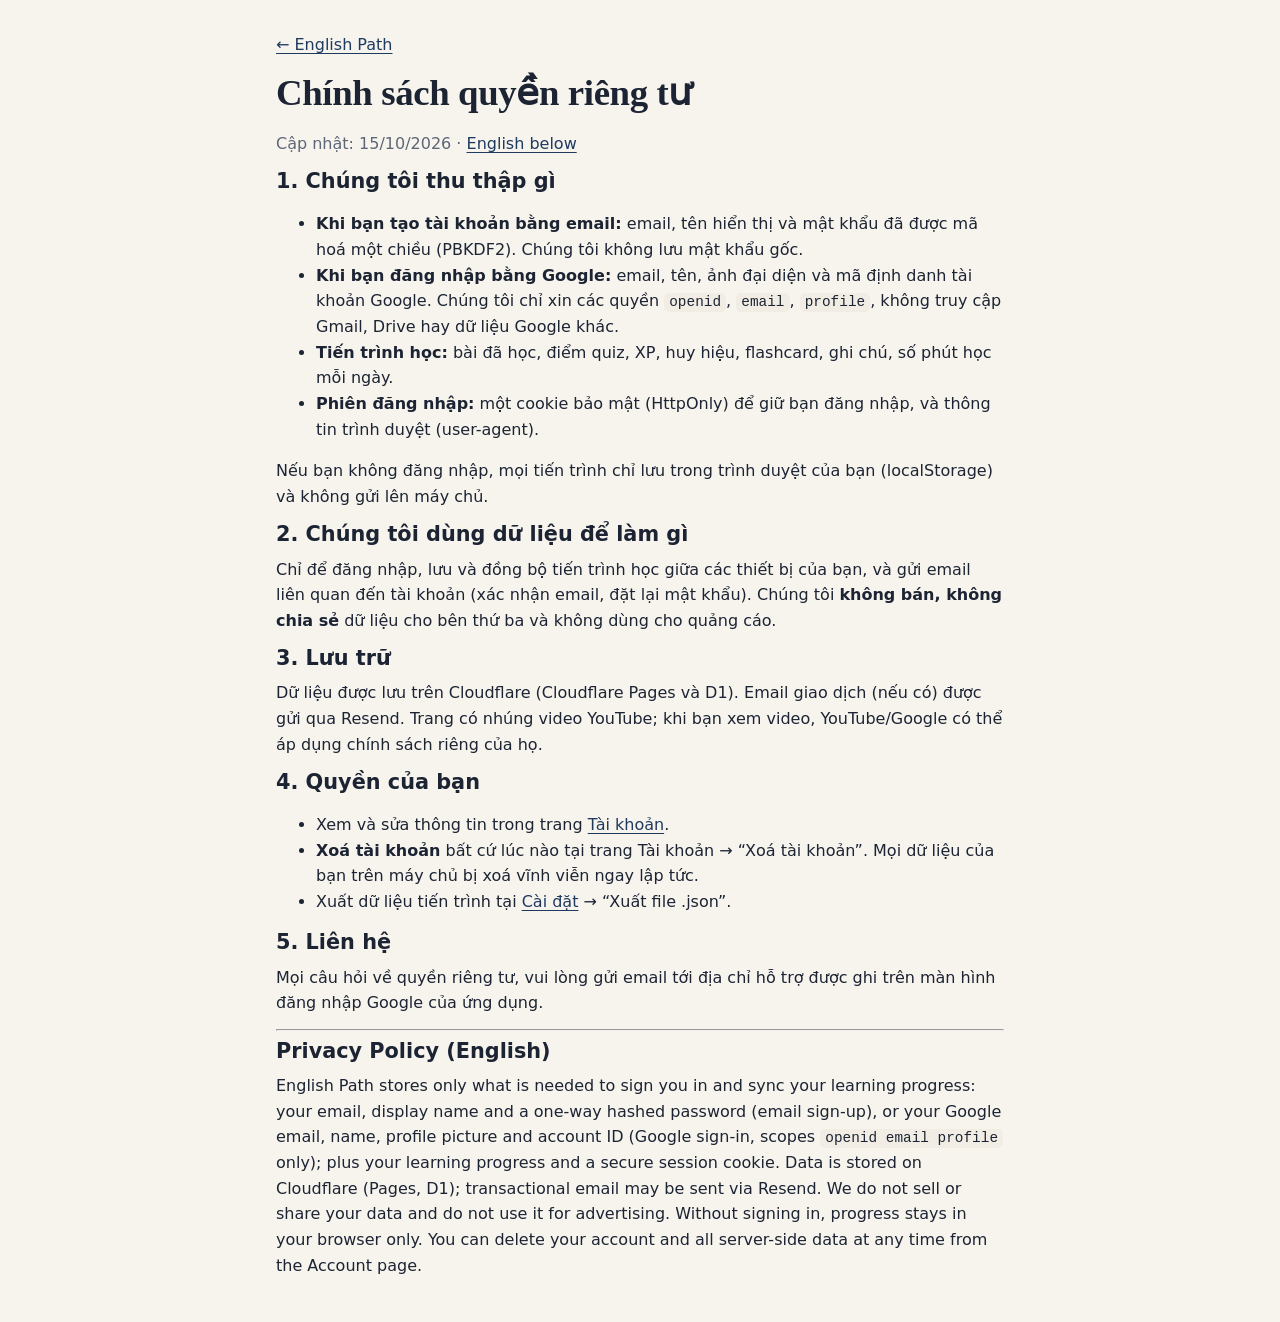
<file: privacy.html>
<!doctype html>
<html lang="vi">
<head>
<meta charset="utf-8"><meta name="viewport" content="width=device-width, initial-scale=1">
<title>Chính sách quyền riêng tư · English Path</title>
<link rel="stylesheet" href="/css/style.css">
</head>
<body>
<main style="max-width:760px;margin:0 auto;padding:2rem 16px">
<p><a href="/">← English Path</a></p>
<h1>Chính sách quyền riêng tư</h1>
<p class="muted">Cập nhật: 15/10/2026 · <a href="#en">English below</a></p>

<h2>1. Chúng tôi thu thập gì</h2>
<ul>
  <li><strong>Khi bạn tạo tài khoản bằng email:</strong> email, tên hiển thị và mật khẩu đã được mã hoá một chiều (PBKDF2). Chúng tôi không lưu mật khẩu gốc.</li>
  <li><strong>Khi bạn đăng nhập bằng Google:</strong> email, tên, ảnh đại diện và mã định danh tài khoản Google. Chúng tôi chỉ xin các quyền <code>openid</code>, <code>email</code>, <code>profile</code>, không truy cập Gmail, Drive hay dữ liệu Google khác.</li>
  <li><strong>Tiến trình học:</strong> bài đã học, điểm quiz, XP, huy hiệu, flashcard, ghi chú, số phút học mỗi ngày.</li>
  <li><strong>Phiên đăng nhập:</strong> một cookie bảo mật (HttpOnly) để giữ bạn đăng nhập, và thông tin trình duyệt (user-agent).</li>
</ul>
<p>Nếu bạn không đăng nhập, mọi tiến trình chỉ lưu trong trình duyệt của bạn (localStorage) và không gửi lên máy chủ.</p>

<h2>2. Chúng tôi dùng dữ liệu để làm gì</h2>
<p>Chỉ để đăng nhập, lưu và đồng bộ tiến trình học giữa các thiết bị của bạn, và gửi email liên quan đến tài khoản (xác nhận email, đặt lại mật khẩu). Chúng tôi <strong>không bán, không chia sẻ</strong> dữ liệu cho bên thứ ba và không dùng cho quảng cáo.</p>

<h2>3. Lưu trữ</h2>
<p>Dữ liệu được lưu trên Cloudflare (Cloudflare Pages và D1). Email giao dịch (nếu có) được gửi qua Resend. Trang có nhúng video YouTube; khi bạn xem video, YouTube/Google có thể áp dụng chính sách riêng của họ.</p>

<h2>4. Quyền của bạn</h2>
<ul>
  <li>Xem và sửa thông tin trong trang <a href="/#/account">Tài khoản</a>.</li>
  <li><strong>Xoá tài khoản</strong> bất cứ lúc nào tại trang Tài khoản → “Xoá tài khoản”. Mọi dữ liệu của bạn trên máy chủ bị xoá vĩnh viễn ngay lập tức.</li>
  <li>Xuất dữ liệu tiến trình tại <a href="/#/settings">Cài đặt</a> → “Xuất file .json”.</li>
</ul>

<h2>5. Liên hệ</h2>
<p>Mọi câu hỏi về quyền riêng tư, vui lòng gửi email tới địa chỉ hỗ trợ được ghi trên màn hình đăng nhập Google của ứng dụng.</p>

<hr>
<h2 id="en">Privacy Policy (English)</h2>
<p>English Path stores only what is needed to sign you in and sync your learning progress: your email, display name and a one-way hashed password (email sign-up), or your Google email, name, profile picture and account ID (Google sign-in, scopes <code>openid email profile</code> only); plus your learning progress and a secure session cookie. Data is stored on Cloudflare (Pages, D1); transactional email may be sent via Resend. We do not sell or share your data and do not use it for advertising. Without signing in, progress stays in your browser only. You can delete your account and all server-side data at any time from the Account page.</p>
</main>
</body>
</html>
</file>
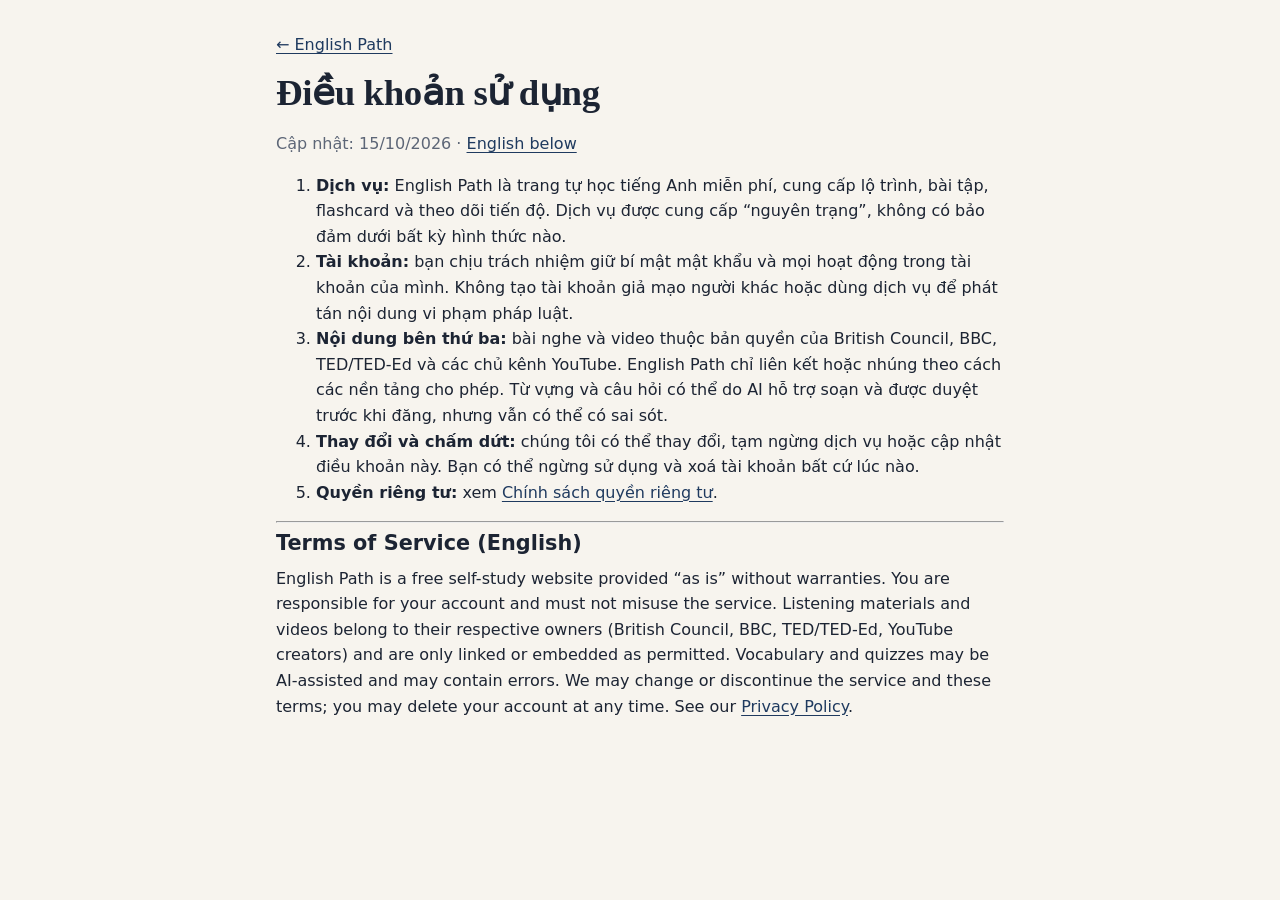
<file: terms.html>
<!doctype html>
<html lang="vi">
<head>
<meta charset="utf-8"><meta name="viewport" content="width=device-width, initial-scale=1">
<title>Điều khoản sử dụng · English Path</title>
<link rel="stylesheet" href="/css/style.css">
</head>
<body>
<main style="max-width:760px;margin:0 auto;padding:2rem 16px">
<p><a href="/">← English Path</a></p>
<h1>Điều khoản sử dụng</h1>
<p class="muted">Cập nhật: 15/10/2026 · <a href="#en">English below</a></p>

<ol>
  <li><strong>Dịch vụ:</strong> English Path là trang tự học tiếng Anh miễn phí, cung cấp lộ trình, bài tập, flashcard và theo dõi tiến độ. Dịch vụ được cung cấp “nguyên trạng”, không có bảo đảm dưới bất kỳ hình thức nào.</li>
  <li><strong>Tài khoản:</strong> bạn chịu trách nhiệm giữ bí mật mật khẩu và mọi hoạt động trong tài khoản của mình. Không tạo tài khoản giả mạo người khác hoặc dùng dịch vụ để phát tán nội dung vi phạm pháp luật.</li>
  <li><strong>Nội dung bên thứ ba:</strong> bài nghe và video thuộc bản quyền của British Council, BBC, TED/TED-Ed và các chủ kênh YouTube. English Path chỉ liên kết hoặc nhúng theo cách các nền tảng cho phép. Từ vựng và câu hỏi có thể do AI hỗ trợ soạn và được duyệt trước khi đăng, nhưng vẫn có thể có sai sót.</li>
  <li><strong>Thay đổi và chấm dứt:</strong> chúng tôi có thể thay đổi, tạm ngừng dịch vụ hoặc cập nhật điều khoản này. Bạn có thể ngừng sử dụng và xoá tài khoản bất cứ lúc nào.</li>
  <li><strong>Quyền riêng tư:</strong> xem <a href="/privacy.html">Chính sách quyền riêng tư</a>.</li>
</ol>

<hr>
<h2 id="en">Terms of Service (English)</h2>
<p>English Path is a free self-study website provided “as is” without warranties. You are responsible for your account and must not misuse the service. Listening materials and videos belong to their respective owners (British Council, BBC, TED/TED-Ed, YouTube creators) and are only linked or embedded as permitted. Vocabulary and quizzes may be AI-assisted and may contain errors. We may change or discontinue the service and these terms; you may delete your account at any time. See our <a href="/privacy.html">Privacy Policy</a>.</p>
</main>
</body>
</html>
</file>
<file: css/style.css>
/* ==========================================================================
   English Path — giao diện
   ========================================================================== */
:root {
  --bg: #f7f4ee;
  --surface: #ffffff;
  --surface-2: #f1ede4;
  --ink: #1c2433;
  --muted: #5d6677;
  --line: #e4ded2;
  --accent: #1f3a5f;
  --accent-ink: #ffffff;
  --accent-soft: #e3eaf4;
  --gold: #f6c453;
  --ok: #2f9e6b;
  --ok-soft: #e2f4ea;
  --bad: #c2412d;
  --bad-soft: #fbe6e1;
  --track: #ece7dd;
  --shadow: 0 1px 2px rgba(28, 36, 51, .06), 0 6px 20px rgba(28, 36, 51, .06);

  --A1: #2f9e6b; --A2: #138a8f; --B1: #3366cc; --B2: #7b4fc9; --C1: #c25a1b; --C2: #b3264f;

  --radius: 14px;
  --font: "Be Vietnam Pro", system-ui, -apple-system, "Segoe UI", Roboto, sans-serif;
  --display: "Fraunces", Georgia, serif;
}

@media (prefers-color-scheme: dark) {
  :root:not([data-theme="light"]) {
    --bg: #11151c; --surface: #19202a; --surface-2: #212a36; --ink: #e8ebf1; --muted: #9aa4b5;
    --line: #2a3442; --accent: #8fb3e8; --accent-ink: #0d1520; --accent-soft: #1f2d42;
    --ok: #4cc28b; --ok-soft: #173326; --bad: #f07a65; --bad-soft: #3a1f1a; --track: #2a3340;
    --shadow: 0 1px 2px rgba(0,0,0,.3), 0 8px 24px rgba(0,0,0,.25);
    --A1: #4cc28b; --A2: #3cc0c4; --B1: #6f9cf0; --B2: #a685e8; --C1: #f0905a; --C2: #f0708f;
  }
}
:root[data-theme="dark"] {
  --bg: #11151c; --surface: #19202a; --surface-2: #212a36; --ink: #e8ebf1; --muted: #9aa4b5;
  --line: #2a3442; --accent: #8fb3e8; --accent-ink: #0d1520; --accent-soft: #1f2d42;
  --ok: #4cc28b; --ok-soft: #173326; --bad: #f07a65; --bad-soft: #3a1f1a; --track: #2a3340;
  --shadow: 0 1px 2px rgba(0,0,0,.3), 0 8px 24px rgba(0,0,0,.25);
  --A1: #4cc28b; --A2: #3cc0c4; --B1: #6f9cf0; --B2: #a685e8; --C1: #f0905a; --C2: #f0708f;
}

* { box-sizing: border-box; }
html { -webkit-text-size-adjust: 100%; }
body {
  margin: 0; background: var(--bg); color: var(--ink);
  font: 16px/1.6 var(--font);
  min-height: 100vh; display: flex; flex-direction: column;
}
a { color: var(--accent); text-underline-offset: 3px; }
h1, h2, h3 { line-height: 1.25; margin: 0 0 .4em; }
h1 { font-family: var(--display); font-size: clamp(1.6rem, 3.6vw, 2.3rem); letter-spacing: -.01em; }
h2 { font-size: 1.3rem; }
h3 { font-size: 1.05rem; }
p { margin: 0 0 .8em; }
code { background: var(--surface-2); padding: .1em .35em; border-radius: 5px; font-size: .9em; }
.muted { color: var(--muted); }
.small { font-size: .87rem; }
.center { text-align: center; }
.eyebrow { text-transform: uppercase; letter-spacing: .08em; font-size: .75rem; font-weight: 600; color: var(--muted); margin-bottom: .4em; }
.lead { font-size: 1.1rem; color: var(--muted); max-width: 60ch; }
.row { display: flex; gap: .75rem; align-items: center; flex-wrap: wrap; }
.row.between { justify-content: space-between; }
.row.center { justify-content: center; }
.row.gap-s { gap: .4rem; }
.wrap { flex-wrap: wrap; }

/* ---------------- top bar ---------------- */
.topbar {
  position: sticky; top: 0; z-index: 20;
  display: flex; align-items: center; gap: 1rem;
  padding: .65rem max(16px, calc((100vw - 1100px) / 2));
  background: color-mix(in srgb, var(--bg) 88%, transparent);
  backdrop-filter: blur(10px); border-bottom: 1px solid var(--line);
}
.brand { display: flex; align-items: center; gap: .55rem; text-decoration: none; color: var(--ink); font-weight: 500; font-size: 1.05rem; }
.brand b { font-weight: 700; }
.logo {
  width: 32px; height: 32px; border-radius: 9px; display: grid; place-items: center;
  background: #1f3a5f; color: var(--gold); font-family: var(--display); font-weight: 700; font-size: 1.15rem;
}
.nav { display: flex; gap: .2rem; margin-left: auto; }
.nav a {
  text-decoration: none; color: var(--muted); padding: .45rem .75rem; border-radius: 10px;
  font-size: .92rem; font-weight: 500; display: flex; align-items: center; gap: .35rem;
}
.nav a span { font-size: .95rem; }
.nav a:hover { background: var(--surface-2); color: var(--ink); }
.nav a.active { background: var(--accent-soft); color: var(--accent); }
.icon-btn { border: 1px solid var(--line); background: var(--surface); border-radius: 10px; width: 38px; height: 38px; cursor: pointer; font-size: 1rem; }

main { width: 100%; max-width: 1100px; margin: 0 auto; padding: 1.6rem 16px 3rem; flex: 1; outline: none; }
main > section, main > .card, main > .grid2, main > nav { margin-bottom: 1.25rem; }
.foot { text-align: center; color: var(--muted); font-size: .8rem; padding: 1.5rem 16px 2rem; border-top: 1px solid var(--line); }
.foot p { max-width: 70ch; margin: 0 auto; }

/* ---------------- building blocks ---------------- */
.card { background: var(--surface); border: 1px solid var(--line); border-radius: var(--radius); padding: 1.15rem 1.25rem; box-shadow: var(--shadow); margin-bottom: 1rem; }
.card-head { display: flex; justify-content: space-between; align-items: baseline; gap: 1rem; flex-wrap: wrap; margin-bottom: .6rem; }
.card-head h3 { margin: 0; }
.narrow { max-width: 720px; margin: 0 auto; }
.grid2 { display: grid; grid-template-columns: repeat(2, minmax(0, 1fr)); gap: 1rem; }
.grid2 > .card { margin: 0; }
.grid3 { display: grid; grid-template-columns: repeat(3, minmax(0, 1fr)); gap: 1rem; }
.grid3.tight { gap: .75rem; }

.btn {
  display: inline-flex; align-items: center; justify-content: center; gap: .4rem;
  padding: .6rem 1.05rem; border-radius: 11px; border: 1px solid transparent;
  font: 600 .95rem var(--font); cursor: pointer; text-decoration: none; transition: transform .08s, background .15s;
  background: var(--surface-2); color: var(--ink);
}
.btn:active { transform: translateY(1px); }
.btn:disabled { opacity: .45; cursor: not-allowed; }
.btn.primary { background: var(--accent); color: var(--accent-ink); }
.btn.primary:hover { filter: brightness(1.08); }
.btn.success { background: var(--ok); color: #fff; }
.btn.ghost { background: transparent; border-color: var(--line); color: var(--ink); }
.btn.ghost:hover { background: var(--surface-2); }
.btn.danger { color: var(--bad); }
.btn.lg { padding: .8rem 1.3rem; font-size: 1rem; }
.btn.sm { padding: .35rem .65rem; font-size: .85rem; border-radius: 9px; }
.linklike { background: none; border: 0; color: var(--accent); font: inherit; text-decoration: underline; cursor: pointer; padding: 0; }
.file-btn { cursor: pointer; }

.chip, .pill {
  display: inline-flex; align-items: center; gap: .25rem; padding: .15rem .55rem; border-radius: 999px;
  font-size: .78rem; font-weight: 500; background: var(--surface-2); color: var(--muted); white-space: nowrap;
}
.chip { background: var(--gold); color: #3b2a00; font-weight: 600; }
.pill.accent { background: var(--accent-soft); color: var(--accent); }

.lv-badge {
  display: inline-grid; place-items: center; min-width: 2.4em; padding: .1em .45em; border-radius: 8px;
  font-weight: 700; font-size: .95em; color: #fff; background: var(--c, var(--accent)); letter-spacing: .02em;
}
.lv-badge.sm { font-size: .75rem; border-radius: 6px; min-width: 2.2em; }
.lv-A1 { --c: var(--A1); } .lv-A2 { --c: var(--A2); } .lv-B1 { --c: var(--B1); } .lv-B2 { --c: var(--B2); } .lv-C1 { --c: var(--C1); }
:root[data-theme="dark"] .lv-badge { color: #0d1520; }
@media (prefers-color-scheme: dark) { :root:not([data-theme="light"]) .lv-badge { color: #0d1520; } }

.bar { display: block; height: 8px; border-radius: 99px; background: var(--track); overflow: hidden; flex: 1; }
.bar > span { display: block; height: 100%; border-radius: inherit; background: var(--c, var(--accent)); transition: width .4s; }
.progress { height: 6px; background: var(--track); border-radius: 99px; overflow: hidden; margin: .4rem 0 .6rem; }
.progress > span { display: block; height: 100%; background: var(--accent); transition: width .25s; }

/* ---------------- home ---------------- */
.hero { padding: 2.2rem 0 1rem; }
.hero h1 { font-size: clamp(2rem, 6vw, 3.2rem); max-width: 16ch; }
.hero .row { margin-top: 1.4rem; }
.feature .f-icon { font-size: 1.6rem; margin-bottom: .3rem; }
.feature { margin: 0; }

.home-head { display: flex; justify-content: space-between; align-items: center; gap: 1.5rem; }
.home-head h1 { display: flex; align-items: center; gap: .5rem; flex-wrap: wrap; }
.home-head h1 small { font: 500 1rem var(--font); color: var(--muted); }
.goal-ring {
  --size: 128px; width: var(--size); height: var(--size); flex: none; border-radius: 50%;
  background: conic-gradient(var(--ok) calc(var(--p) * 1%), var(--track) 0);
  display: grid; place-items: center;
}
.goal-ring > div {
  width: calc(var(--size) - 22px); height: calc(var(--size) - 22px); border-radius: 50%;
  background: var(--bg); display: flex; flex-direction: column; align-items: center; justify-content: center; line-height: 1.1;
}
.goal-ring strong { font-size: 1.9rem; font-family: var(--display); }
.goal-ring span { font-size: .8rem; color: var(--muted); }
.goal-ring em { font-style: normal; font-size: .72rem; color: var(--muted); text-transform: uppercase; letter-spacing: .06em; margin-top: .15rem; }

.next-card {
  display: block; text-decoration: none; color: var(--ink);
  background: linear-gradient(135deg, #1f3a5f, #2c5282); color: #fff;
  border-radius: 18px; padding: 1.4rem 1.5rem; box-shadow: var(--shadow); margin-bottom: 1.25rem;
}
.next-card h2 { font-family: var(--display); font-size: 1.6rem; margin: .5rem 0 .1rem; }
.next-card .muted { color: rgba(255,255,255,.75); }
.next-card .btn.primary { background: var(--gold); color: #2a1e00; margin-top: .4rem; }
.next-meta { display: flex; gap: .5rem; align-items: center; flex-wrap: wrap; font-size: .88rem; }
.next-card .lv-badge { color: #fff; }

.stat-row { display: grid; grid-template-columns: repeat(3, minmax(0, 1fr)); gap: 1rem; }
.stat-row.four { grid-template-columns: repeat(4, minmax(0, 1fr)); }
.tile { background: var(--surface); border: 1px solid var(--line); border-radius: var(--radius); padding: 1rem 1.1rem; display: flex; flex-direction: column; box-shadow: var(--shadow); }
.tile strong { font-family: var(--display); font-size: 1.7rem; line-height: 1.2; }
.tile .t-icon { font-size: 1.15rem; }
.tile .muted { font-size: .85rem; }

.lv-bars { display: grid; gap: .55rem; }
.lv-bar { display: grid; grid-template-columns: 3rem 1fr 3.5rem; align-items: center; gap: .75rem; text-decoration: none; color: inherit; padding: .2rem .3rem; border-radius: 8px; }
.lv-bar:hover { background: var(--surface-2); }
.lv-bar.current { background: var(--accent-soft); }
.lv-bar .small { text-align: right; }

/* ---------------- test ---------------- */
.q-card { padding: 1.6rem; }
.q-text { font-family: var(--display); font-size: 1.5rem; margin-bottom: 1.2rem; }
.blank { color: var(--accent); letter-spacing: .05em; }
.opts { display: grid; grid-template-columns: 1fr 1fr; gap: .6rem; }
.opt {
  text-align: left; padding: .85rem 1rem; border-radius: 12px; border: 1.5px solid var(--line);
  background: var(--surface); color: var(--ink); font: 500 1rem var(--font); cursor: pointer;
}
.opt:hover { border-color: var(--accent); background: var(--accent-soft); }
.opt.picked { border-color: var(--accent); background: var(--accent-soft); }
.opt.idk { grid-column: 1 / -1; text-align: center; color: var(--muted); border-style: dashed; }
.result-badge {
  width: 110px; height: 110px; margin: .5rem auto 1rem; border-radius: 28px; display: grid; place-items: center;
  font: 700 2.6rem var(--display); color: #fff; background: var(--c);
}
.tbl { width: 100%; border-collapse: collapse; }
.tbl th, .tbl td { padding: .5rem; border-bottom: 1px solid var(--line); text-align: left; }

/* ---------------- roadmap ---------------- */
.lv-tabs { display: grid; grid-template-columns: repeat(var(--nlv, 5), minmax(0, 1fr)); gap: .5rem; margin-bottom: 1.2rem; }
.lv-tab {
  position: relative; text-decoration: none; color: var(--ink); background: var(--surface);
  border: 1.5px solid var(--line); border-radius: 12px; padding: .6rem .7rem; display: flex; flex-direction: column; line-height: 1.25;
}
.lv-tab strong { font-family: var(--display); font-size: 1.3rem; color: var(--c); }
.lv-tab span { font-size: .78rem; color: var(--muted); }
.lv-tab em { position: absolute; top: .45rem; right: .5rem; font-style: normal; font-size: .68rem; background: var(--gold); color: #3b2a00; padding: 0 .4rem; border-radius: 99px; font-weight: 600; }
.lv-tab.active { border-color: var(--c); background: color-mix(in srgb, var(--c) 10%, var(--surface)); }
.roadmap-head { display: flex; justify-content: space-between; gap: 1.5rem; align-items: flex-end; flex-wrap: wrap; }
.mini-progress { display: grid; grid-template-columns: auto 160px; grid-template-rows: auto auto; column-gap: .75rem; align-items: center; }
.mini-progress strong { grid-row: span 2; font: 700 1.8rem var(--display); }
.chips { display: flex; gap: .4rem; flex-wrap: wrap; margin: .8rem 0 1rem; }
.chip-btn { border: 1px solid var(--line); background: var(--surface); color: var(--ink); padding: .35rem .8rem; border-radius: 99px; font: 500 .88rem var(--font); cursor: pointer; }
.chip-btn.active { background: var(--ink); color: var(--bg); border-color: var(--ink); }

.lesson-list { list-style: none; padding: 0; margin: 0; display: grid; gap: .55rem; }
.lesson-row {
  display: grid; grid-template-columns: 2.4rem 1fr auto; gap: .9rem; align-items: center;
  background: var(--surface); border: 1px solid var(--line); border-radius: 12px; padding: .8rem 1rem;
  text-decoration: none; color: var(--ink); transition: border-color .15s, transform .1s;
}
.lesson-row:hover { border-color: var(--accent); transform: translateX(2px); }
.lesson-row .num {
  width: 2.2rem; height: 2.2rem; border-radius: 50%; display: grid; place-items: center;
  background: var(--surface-2); font-weight: 700; color: var(--muted);
}
.lesson-row.done .num { background: var(--ok); color: #fff; }
.l-main { display: flex; flex-direction: column; min-width: 0; }
.l-main strong { overflow: hidden; text-overflow: ellipsis; }
.l-meta { display: flex; gap: .3rem; flex-wrap: wrap; justify-content: flex-end; }
.res-list { list-style: none; padding: 0; margin: 0; display: grid; gap: .55rem; }
.res-list li { display: flex; flex-direction: column; }

/* ---------------- lesson ---------------- */
.crumbs { font-size: .88rem; color: var(--muted); margin-bottom: .8rem !important; }
.crumbs a { color: var(--muted); }
.lesson-head { display: flex; justify-content: space-between; align-items: flex-start; gap: 1rem; margin-bottom: 1rem; }
.lesson-head h1 { margin-top: .5rem; }
.lesson-grid { display: grid; grid-template-columns: minmax(0, 1.7fr) minmax(0, 1fr); gap: 1rem; margin-bottom: 1rem; }
.lesson-side .card:last-child { margin-bottom: 0; }
.player-wrap { margin-bottom: 1rem; }
.video { position: relative; aspect-ratio: 16 / 9; background: #000; border-radius: var(--radius); overflow: hidden; box-shadow: var(--shadow); }
.video iframe, .video > div { position: absolute; inset: 0; width: 100%; height: 100%; border: 0; }
.video .ext-card { position: absolute; inset: 0; border-radius: 0; }
.player-bar { display: flex; align-items: center; gap: .6rem; flex-wrap: wrap; padding: .6rem .2rem 0; }
.watch-pct { margin-left: auto; }
.seg { display: inline-flex; border: 1px solid var(--line); border-radius: 9px; overflow: hidden; }
.seg-btn { border: 0; background: transparent; color: var(--ink); padding: .32rem .6rem; font: 600 .82rem var(--font); cursor: pointer; }
.seg-btn.active { background: var(--accent); color: var(--accent-ink); }

.ext-card {
  display: flex; gap: 1.1rem; align-items: flex-start; padding: 1.4rem;
  background: var(--surface); border: 1px solid var(--line); border-radius: var(--radius); box-shadow: var(--shadow);
}
.ext-card h2 { font-family: var(--display); }
.ext-logo {
  flex: none; width: 64px; height: 64px; border-radius: 16px; display: grid; place-items: center;
  background: #23085a; color: #fff; font-weight: 800; font-size: 1.2rem; letter-spacing: .02em;
}
.ext-logo.yt { background: #c4302b; }
.banner {
  margin-top: .8rem; padding: .8rem 1rem; border-radius: 12px; background: var(--gold); color: #2a1e00;
  display: flex; justify-content: space-between; align-items: center; gap: .8rem; flex-wrap: wrap;
}
.banner .btn.ghost { border-color: rgba(0,0,0,.25); color: #2a1e00; }
.banner .btn.primary { background: #1f3a5f; color: #fff; }
.time-log { padding: .8rem 1rem; font-size: .92rem; }
.steps { margin: 0; padding-left: 1.2rem; }
.steps li { margin-bottom: .3rem; }

.vocab { list-style: none; padding: 0; margin: 0; display: grid; grid-template-columns: repeat(2, minmax(0, 1fr)); gap: .5rem 1.4rem; }
.vocab li { display: flex; gap: .6rem; align-items: flex-start; padding: .55rem 0; border-bottom: 1px dashed var(--line); }
.vocab .vi { color: var(--muted); }
.vocab .ex { font-size: .9rem; color: var(--muted); margin-top: .15rem; }
.hide-vi .vocab .vi { filter: blur(5px); transition: filter .2s; cursor: pointer; }
.hide-vi .vocab li:hover .vi { filter: none; }
.say { border: 1px solid var(--line); background: var(--surface-2); border-radius: 8px; cursor: pointer; padding: .2rem .4rem; font-size: .9rem; line-height: 1; color: var(--ink); }
.say.sm { font-size: .65rem; padding: .15rem .3rem; vertical-align: middle; }

.quiz { display: grid; gap: .8rem; }
.qz { border: 1px solid var(--line); border-radius: 12px; padding: .8rem 1rem; margin: 0; }
.qz legend { padding: 0 .3rem; font-weight: 600; }
.qn { display: inline-grid; place-items: center; width: 1.5rem; height: 1.5rem; border-radius: 50%; background: var(--surface-2); font-size: .8rem; margin-right: .2rem; }
.qz-opts { display: grid; grid-template-columns: repeat(2, minmax(0, 1fr)); gap: .4rem; margin-top: .3rem; }
.qz-opts label { display: flex; gap: .5rem; align-items: center; padding: .45rem .6rem; border-radius: 9px; border: 1px solid transparent; cursor: pointer; }
.qz-opts label:hover { background: var(--surface-2); }
.qz-opts label.right { border-color: var(--ok); background: var(--ok-soft); }
.qz-opts label.wrong { border-color: var(--bad); background: var(--bad-soft); }
.qz.is-right { border-color: var(--ok); }
.qz.is-wrong { border-color: var(--bad); }
.fb { margin: .3rem 0 0; font-size: .88rem; min-height: 0; }
.qz.is-right .fb { color: var(--ok); }
.qz.is-wrong .fb { color: var(--bad); }
.quiz-result { font-weight: 500; margin: 0; padding: .6rem .8rem; border-radius: 10px; }
.quiz-result:empty { display: none; }
.quiz-result.good { background: var(--ok-soft); }
.quiz-result.bad { background: var(--bad-soft); }

input, select, textarea {
  width: 100%; font: 1rem var(--font); color: var(--ink); background: var(--bg);
  border: 1.5px solid var(--line); border-radius: 10px; padding: .6rem .75rem; margin-top: .3rem;
}
input:focus, select:focus, textarea:focus { outline: none; border-color: var(--accent); }
input[type="radio"] { width: auto; margin: 0; accent-color: var(--accent); }
textarea { resize: vertical; line-height: 1.5; }
.form { display: grid; gap: .9rem; }
.form label { font-weight: 500; font-size: .92rem; }
.fill { max-width: 320px; }

.pager { display: flex; justify-content: space-between; gap: 1rem; }
.pager .btn { max-width: 48%; overflow: hidden; text-overflow: ellipsis; white-space: nowrap; display: block; }

/* ---------------- dashboard ---------------- */
.chart { width: 100%; height: auto; display: block; }
.chart .grid { stroke: var(--line); stroke-width: 1; }
.chart .ax { fill: var(--muted); font: 12px var(--font); }
.chart .ax.sm { font-size: 10px; }
.chart .ax.today { fill: var(--ink); font-weight: 700; }
.chart .col { fill: color-mix(in srgb, var(--accent) 45%, var(--track)); }
.chart .col.hit { fill: var(--ok); }
.chart .val { fill: var(--ink); font: 600 11px var(--font); }
.chart .goal { stroke: var(--gold); stroke-width: 2; stroke-dasharray: 6 5; }
.legend { display: inline-flex; align-items: center; gap: .3rem; }
.lg-goal { display: inline-block; width: 18px; border-top: 2px dashed var(--gold); }

.rings { display: grid; grid-template-columns: repeat(3, minmax(0, 1fr)); gap: .5rem; text-align: center; }
.ring-item { display: flex; flex-direction: column; align-items: center; gap: .2rem; }
.ring {
  --size: 88px; width: var(--size); height: var(--size); border-radius: 50%; margin-bottom: .3rem;
  background: conic-gradient(var(--c) calc(var(--p) * 1%), var(--track) 0); display: grid; place-items: center;
}
.ring span { width: calc(var(--size) - 18px); height: calc(var(--size) - 18px); border-radius: 50%; background: var(--surface); display: grid; place-items: center; font: 700 1.1rem var(--display); }
.sk-listening { --c: var(--B1); } .sk-vocab { --c: var(--A1); } .sk-grammar { --c: var(--B2); }

.heat-wrap { display: flex; gap: .4rem; overflow-x: auto; padding-bottom: .3rem; }
.heat-days { display: grid; grid-template-rows: repeat(7, 14px); gap: 3px; font-size: .65rem; line-height: 14px; }
.heat { display: grid; grid-auto-flow: column; grid-template-rows: repeat(7, 14px); grid-auto-columns: minmax(14px, 1fr); gap: 3px; flex: 1; min-width: 330px; }
.heat .h { width: 100%; }
.h { display: inline-block; width: 14px; height: 14px; border-radius: 3px; background: var(--track); }
.h1 { background: color-mix(in srgb, var(--ok) 30%, var(--track)); }
.h2 { background: color-mix(in srgb, var(--ok) 55%, var(--track)); }
.h3 { background: color-mix(in srgb, var(--ok) 80%, var(--track)); }
.h4 { background: var(--ok); }
.legend .h { width: 11px; height: 11px; }

.recent, .custom-list { list-style: none; padding: 0; margin: 0 0 .8rem; }
.recent li, .custom-list li { display: flex; justify-content: space-between; align-items: center; gap: 1rem; padding: .55rem 0; border-bottom: 1px solid var(--line); }
.recent a, .custom-list a { text-decoration: none; color: var(--ink); display: flex; gap: .5rem; align-items: center; }

/* ---------------- toasts ---------------- */
#toasts { position: fixed; left: 50%; bottom: 24px; transform: translateX(-50%); display: grid; gap: .5rem; z-index: 50; width: min(92vw, 420px); }
.toast { background: var(--ink); color: var(--bg); padding: .7rem 1rem; border-radius: 12px; box-shadow: var(--shadow); opacity: 0; transform: translateY(10px); transition: .25s; font-size: .93rem; text-align: center; }
.toast.show { opacity: 1; transform: none; }
.toast.ok { background: var(--ok); color: #fff; }
.toast.err { background: var(--bad); color: #fff; }

/* ---------------- responsive ---------------- */
@media (max-width: 860px) {
  .lesson-grid { grid-template-columns: 1fr; }
  .stat-row.four { grid-template-columns: repeat(2, minmax(0, 1fr)); }
  .grid2 { grid-template-columns: 1fr; }
}
@media (max-width: 720px) {
  body { padding-bottom: 70px; }
  .topbar { padding: .55rem 16px; backdrop-filter: none; background: var(--bg); }
  .nav {
    position: fixed; left: 0; right: 0; bottom: 0; margin: 0; z-index: 30;
    background: var(--surface); border-top: 1px solid var(--line);
    justify-content: space-around; padding: .3rem .2rem calc(.3rem + env(safe-area-inset-bottom));
  }
  .nav a { flex-direction: column; gap: 0; font-size: .68rem; padding: .3rem .4rem; }
  .nav a span { font-size: 1.15rem; }
  .icon-btn { margin-left: auto; }
  #toasts { bottom: 86px; }
  .grid3 { grid-template-columns: 1fr; }
  .stat-row { grid-template-columns: repeat(3, minmax(0, 1fr)); gap: .5rem; }
  .tile { padding: .75rem; }
  .tile strong { font-size: 1.3rem; }
  .home-head { flex-direction: column; align-items: flex-start; }
  .goal-ring { --size: 112px; align-self: center; }
  .opts, .qz-opts, .vocab { grid-template-columns: 1fr; }
  .lv-tabs { grid-template-columns: repeat(var(--nlv, 5), minmax(56px, 1fr)); overflow-x: auto; }
  .lv-tab span { display: none; }
  .lv-tab { align-items: center; padding: .5rem .3rem; }
  .lv-tab em { top: -8px; right: 50%; transform: translateX(50%); }
  .lesson-row { grid-template-columns: 2.2rem 1fr; }
  .l-meta { grid-column: 2; justify-content: flex-start; }
  .lesson-head { flex-direction: column; }
  .lesson-head .btn { width: 100%; }
  .ext-card { flex-direction: column; }
  .mini-progress { grid-template-columns: auto 1fr; width: 100%; }
  .rings { gap: .2rem; }
  .ring { --size: 72px; }
  .pager .btn { font-size: .82rem; }
  .chart .ax { font-size: 22px; } .chart .ax.sm { font-size: 17px; } .chart .val { font-size: 20px; }
  .heat { min-width: 0; grid-template-rows: repeat(7, 12px); gap: 2px; }
  .heat-days { grid-template-rows: repeat(7, 12px); gap: 2px; line-height: 12px; }
}

/* ==========================================================================
   Game hoá (Phần 1)
   ========================================================================== */
:root { --xp: #e0a91b; --daily: #f6c453; }
.nav { margin-left: auto; }
.nav-ic { position: relative; }
.dot {
  position: absolute; top: -6px; right: -10px; min-width: 16px; height: 16px; padding: 0 4px;
  border-radius: 99px; background: var(--bad); color: #fff; font: 700 10px/16px var(--font); font-style: normal; text-align: center;
}
.dot[hidden] { display: none; }
.xp-chip {
  display: flex; align-items: center; gap: .45rem; text-decoration: none; color: var(--ink);
  border: 1px solid var(--line); background: var(--surface); border-radius: 99px; padding: .3rem .7rem; font-size: .8rem; white-space: nowrap;
}
.xc-lv { font-weight: 700; color: var(--xp); }
.xc-bar { width: 54px; height: 6px; border-radius: 99px; background: var(--track); overflow: hidden; display: block; }
.xc-bar span { display: block; height: 100%; background: var(--xp); }
.xc-xp { color: var(--muted); }

.xp-line { display: flex; align-items: center; gap: .6rem; flex-wrap: wrap; margin-top: .3rem; }
.xp-lv { background: var(--xp); color: #2a1e00; font-weight: 700; font-size: .8rem; padding: .1rem .55rem; border-radius: 99px; }
.xp-lv.big { font: 700 1.3rem var(--display); padding: .5rem .9rem; border-radius: 14px; }
.bar.xp { max-width: 220px; min-width: 120px; --c: var(--xp); }
.xp-card .xp-big { display: flex; gap: 1rem; align-items: center; }
.xp-meta { display: grid; gap: .25rem; flex: 1; }
.xp-meta .bar.xp { max-width: none; height: 10px; }
.xp-meta strong { font: 700 1.4rem var(--display); }
.xp-rules { margin-top: .7rem; padding-top: .6rem; border-top: 1px dashed var(--line); }

.banner.risk { background: color-mix(in srgb, var(--bad) 14%, var(--surface)); color: var(--ink); margin-bottom: 1rem; }
.banner.risk .btn.primary { background: var(--bad); color: #fff; }
.banner.daily-banner { margin: 0 0 1rem; }

.next-card.daily { background: linear-gradient(135deg, #3a2a00, #8a5a00 55%, #c8871a); }
.next-card.daily .chip { background: #fff4cf; }
.next-card.is-done { filter: saturate(.55); }
.chip.ghost { background: var(--surface-2); color: var(--muted); }
.next-mini { display: flex; flex-direction: column; gap: .2rem; text-decoration: none; color: var(--ink); }
.next-mini:hover { border-color: var(--accent); }

.quick-row { display: grid; grid-template-columns: 1fr 1fr 1.4fr; gap: 1rem; margin-bottom: 1.25rem; }
.quick { display: flex; gap: .8rem; align-items: center; text-decoration: none; color: var(--ink); margin: 0; position: relative; }
a.quick:hover { border-color: var(--accent); }
.quick > span:nth-child(2) { display: flex; flex-direction: column; min-width: 0; }
.q-icon { font-size: 1.7rem; }
.q-badge { position: absolute; top: .6rem; right: .7rem; background: var(--bad); color: #fff; border-radius: 99px; font: 700 .75rem var(--font); padding: .1rem .5rem; }
.wotd .eyebrow { margin: 0; }
.wotd em { display: block; margin-top: .1rem; }
.wotd .say { margin-left: auto; }

.pill.new { background: color-mix(in srgb, var(--ok) 18%, var(--surface)); color: var(--ok); }
.pill.ai { background: color-mix(in srgb, var(--B2) 16%, var(--surface)); color: var(--B2); }
.pill.daily { background: var(--daily); color: #3b2a00; }
.lesson-row.is-daily { border-color: var(--daily); box-shadow: 0 0 0 2px color-mix(in srgb, var(--daily) 40%, transparent); }
.auto-head { margin-top: 1.4rem; }
.desc { white-space: pre-line; max-height: 14em; overflow: auto; }

/* huy hiệu */
.badges { list-style: none; padding: 0; margin: 0; display: grid; grid-template-columns: repeat(auto-fill, minmax(150px, 1fr)); gap: .6rem; }
.badges li { border: 1px solid var(--line); border-radius: 12px; padding: .7rem; display: flex; flex-direction: column; align-items: center; text-align: center; gap: .15rem; opacity: .55; filter: grayscale(1); }
.badges li.got { opacity: 1; filter: none; background: color-mix(in srgb, var(--daily) 10%, var(--surface)); border-color: color-mix(in srgb, var(--daily) 50%, var(--line)); }
.b-icon { font-size: 1.8rem; }

/* pháo giấy, popup, XP nổi */
.confetti { position: fixed; inset: 0; width: 100vw; height: 100vh; pointer-events: none; z-index: 90; }
.celebrate {
  position: fixed; left: 50%; top: 40%; transform: translate(-50%, -40%) scale(.85); opacity: 0; transition: .25s;
  background: var(--surface); border: 2px solid var(--daily); border-radius: 22px; padding: 1.4rem 2rem; text-align: center;
  box-shadow: 0 20px 60px rgba(0,0,0,.25); z-index: 95; width: min(90vw, 360px); cursor: pointer;
}
.celebrate.show { opacity: 1; transform: translate(-50%, -40%) scale(1); }
.celebrate h2 { font-family: var(--display); font-size: 1.6rem; }
.cel-icon { font-size: 3.2rem; line-height: 1.2; }
.xp-float { position: fixed; right: 24px; top: 70px; z-index: 96; font: 800 1.2rem var(--display); color: var(--xp); animation: xpUp 1.3s ease-out forwards; pointer-events: none; text-shadow: 0 1px 0 var(--surface); }
@keyframes xpUp { from { opacity: 0; transform: translateY(10px); } 20% { opacity: 1; } to { opacity: 0; transform: translateY(-40px); } }
.toast.xp { background: var(--xp); color: #2a1e00; }

/* flashcard */
.review-head { display: flex; justify-content: space-between; align-items: flex-end; gap: 1rem; flex-wrap: wrap; }
.boxes { display: flex; gap: .4rem; align-items: flex-end; height: 76px; }
.box { width: 34px; height: 100%; display: flex; flex-direction: column; justify-content: flex-end; align-items: center; position: relative; }
.box > span { width: 100%; border-radius: 6px 6px 2px 2px; background: color-mix(in srgb, var(--ok) calc(20% * var(--i, 1)), var(--track)); }
.box.b1 > span { background: color-mix(in srgb, var(--bad) 55%, var(--track)); }
.box.b2 > span { background: color-mix(in srgb, var(--xp) 55%, var(--track)); }
.box.b3 > span { background: color-mix(in srgb, var(--ok) 40%, var(--track)); }
.box.b4 > span { background: color-mix(in srgb, var(--ok) 70%, var(--track)); }
.box.b5 > span { background: var(--ok); }
.box em { position: absolute; top: 0; font: 600 .7rem var(--font); font-style: normal; color: var(--muted); }
.box small { font-size: .65rem; color: var(--muted); }
.toggle { display: inline-flex; gap: .3rem; align-items: center; cursor: pointer; }
.flash { display: block; width: 100%; height: 260px; perspective: 1200px; border: 0; background: none; padding: 0; cursor: pointer; margin: .5rem 0 1rem; color: var(--ink); font: inherit; }
.f-inner { position: relative; display: block; width: 100%; height: 100%; transition: transform .45s; transform-style: preserve-3d; }
.flash.flipped .f-inner { transform: rotateY(180deg); }
.f-face {
  position: absolute; inset: 0; backface-visibility: hidden; border-radius: 20px; border: 1px solid var(--line);
  background: var(--surface); box-shadow: var(--shadow); display: flex; flex-direction: column; align-items: center; justify-content: center; gap: .5rem; padding: 1.2rem; text-align: center;
}
.f-front strong { font: 700 2.3rem var(--display); }
.f-back { transform: rotateY(180deg); background: color-mix(in srgb, var(--accent) 8%, var(--surface)); }
.f-back strong { font: 700 1.6rem var(--display); }
.f-vi { font-size: 1.35rem; font-weight: 600; color: var(--accent); }
.f-back em { color: var(--muted); max-width: 40ch; }
.box-tag { position: absolute; top: .8rem; left: .9rem; font-size: .72rem; color: var(--muted); background: var(--surface-2); padding: .05rem .5rem; border-radius: 99px; }
.grades { display: grid; grid-template-columns: repeat(3, 1fr); gap: .6rem; margin-bottom: 1rem; }
.grades.hidden { visibility: hidden; }
.grade { padding: .8rem; font-size: 1rem; }
.grade b { font-size: .7rem; opacity: .6; border: 1px solid currentColor; border-radius: 4px; padding: 0 .3rem; }
.g0 { background: var(--bad-soft); color: var(--bad); }
.g1 { background: var(--ok-soft); color: var(--ok); }
.g2 { background: var(--accent-soft); color: var(--accent); }

/* mini game */
.game-card { text-decoration: none; color: var(--ink); margin: 0; display: flex; flex-direction: column; gap: .2rem; }
.game-card:hover { border-color: var(--accent); transform: translateY(-2px); }
.g-icon { font-size: 2rem; }
.review-cta { display: flex; justify-content: space-between; align-items: center; gap: 1rem; margin-top: 1.2rem; }
.timer { font: 700 1.3rem var(--display); color: var(--accent); }
.match-grid { display: grid; grid-template-columns: repeat(4, 1fr); gap: .6rem; margin: 1rem 0; }
.tile-btn {
  min-height: 74px; border-radius: 14px; border: 1.5px solid var(--line); background: var(--surface); color: var(--ink);
  font: 600 .95rem var(--font); cursor: pointer; padding: .5rem; transition: transform .1s, opacity .3s;
}
.tile-btn.w { border-bottom: 4px solid var(--B1); }
.tile-btn.vi { border-bottom: 4px solid var(--A1); font-weight: 500; }
.tile-btn.sel { background: var(--accent-soft); border-color: var(--accent); transform: scale(1.03); }
.tile-btn.ok { opacity: 0; pointer-events: none; transform: scale(.85); }
.tile-btn.bad { animation: shake .4s; border-color: var(--bad); background: var(--bad-soft); }
@keyframes shake { 25% { transform: translateX(-5px); } 75% { transform: translateX(5px); } }
.speed-top { display: flex; justify-content: space-between; margin: .6rem 0; }
.opt.picked-ok { border-color: var(--ok); background: var(--ok-soft); }
.opt.picked-bad { border-color: var(--bad); background: var(--bad-soft); }
.dict-res { margin-top: .8rem; line-height: 1.9; }
.w-ok { color: var(--ok); }
.w-bad { color: var(--bad); text-decoration: underline wavy; text-underline-offset: 4px; }
.game .card textarea { margin: .7rem 0; }

@media (max-width: 960px) {
  .xc-bar, .xc-xp { display: none; }
}
@media (max-width: 860px) {
  .quick-row { grid-template-columns: 1fr 1fr; }
  .wotd { grid-column: 1 / -1; }
}
@media (max-width: 720px) {
  .xp-chip { margin-left: auto; }
  .xc-bar, .xc-xp { display: block; }
  .icon-btn { margin-left: .4rem; }
  .match-grid { grid-template-columns: repeat(3, 1fr); }
  .flash { height: 230px; }
  .f-front strong { font-size: 1.9rem; }
  .boxes { height: 60px; }
  .box { width: 28px; }
  .review-cta { flex-direction: column; align-items: flex-start; }
  .xp-float { top: 60px; right: 16px; }
}
@media (max-width: 420px) {
  .quick-row { grid-template-columns: 1fr; }
  .xc-xp { display: none; }
}

.cel-hint { margin: .4rem 0 0; font-size: .7rem; }
.toggle { white-space: nowrap; font-size: .82rem; }
.next-mini .chip { align-self: flex-start; }
@media (max-width: 720px) {
  .badges { grid-template-columns: repeat(3, minmax(0, 1fr)); gap: .4rem; }
  .badges li { padding: .5rem .3rem; }
  .badges li strong { font-size: .78rem; line-height: 1.2; }
  .badges li .small { font-size: .66rem; line-height: 1.25; }
  .b-icon { font-size: 1.4rem; }
}

/* ==========================================================================
   Tài khoản & đăng nhập
   ========================================================================== */
.account-btn {
  display: grid; place-items: center; position: relative; flex: none; height: 38px; min-width: 38px; border-radius: 99px;
  border: 1px solid var(--line); background: var(--surface); color: var(--ink); text-decoration: none; font-weight: 700; overflow: visible;
}
.account-btn[hidden] { display: none; }
.account-btn img { width: 34px; height: 34px; border-radius: 50%; object-fit: cover; }
.account-btn > span { width: 34px; height: 34px; border-radius: 50%; display: grid; place-items: center; background: var(--accent); color: var(--accent-ink); }
.account-btn .login-txt { width: auto; padding: 0 .8rem; background: var(--accent); border-radius: 99px; font-size: .85rem; }
.sync-dot { position: absolute; right: -1px; bottom: -1px; width: 11px; height: 11px; border-radius: 50%; border: 2px solid var(--bg); background: var(--muted); }
.st-synced .sync-dot { background: var(--ok); }
.st-saving .sync-dot, .st-pending .sync-dot { background: var(--xp); }
.st-offline .sync-dot, .st-error .sync-dot { background: var(--bad); }
.sync-pill { display: inline-block; padding: .15rem .6rem; border-radius: 99px; font-size: .85rem; font-weight: 600; background: var(--surface-2); margin-right: .4rem; }
.sync-pill.st-synced { background: var(--ok-soft); color: var(--ok); }
.sync-pill.st-error, .sync-pill.st-offline { background: var(--bad-soft); color: var(--bad); }

.auth-wrap { display: grid; place-items: center; padding: 1rem 0 2rem; }
.auth-card { width: min(100%, 420px); padding: 1.6rem; display: grid; gap: .9rem; }
.auth-head { text-align: center; }
.auth-head .logo { margin: 0 auto .6rem; width: 44px; height: 44px; font-size: 1.5rem; border-radius: 12px; }
.auth-head h1 { font-size: 1.6rem; margin-bottom: .2rem; }
.auth-msg { padding: .7rem .9rem; border-radius: 10px; font-size: .92rem; }
.auth-msg.err { background: var(--bad-soft); color: var(--bad); }
.auth-msg.ok { background: var(--ok-soft); color: var(--ok); }
.google-btn { width: 100%; background: #fff; color: #1f1f1f; border: 1px solid #dadce0; gap: .7rem; padding: .75rem; }
.google-btn:hover { background: #f8f9fa; }
.or { display: flex; align-items: center; gap: .6rem; color: var(--muted); font-size: .8rem; }
.or::before, .or::after { content: ""; flex: 1; border-top: 1px solid var(--line); }
.pw-wrap { position: relative; display: block; }
.pw-eye { position: absolute; right: .4rem; top: 50%; transform: translateY(-35%); border: 0; background: none; cursor: pointer; font-size: 1rem; opacity: .6; }
.auth-card .btn.primary { width: 100%; padding: .75rem; }
.auth-switch a { font-weight: 600; }
.account-card { display: flex; gap: 1rem; align-items: center; }
.acc-avatar { width: 64px; height: 64px; border-radius: 50%; display: grid; place-items: center; flex: none; background: var(--accent); color: var(--accent-ink); font: 700 1.6rem var(--display); overflow: hidden; }
.acc-avatar img { width: 100%; height: 100%; object-fit: cover; }
.acc-info h1 { font-size: 1.5rem; margin: 0; }
.acc-info p { margin: .2rem 0; display: flex; gap: .4rem; align-items: center; flex-wrap: wrap; }
.danger-zone { border-color: color-mix(in srgb, var(--bad) 35%, var(--line)); }
.ok-text { color: var(--ok); } .err-text { color: var(--bad); }
.account-link { display: flex; gap: .9rem; align-items: center; text-decoration: none; color: var(--ink); }
.account-link > span:nth-child(2) { display: flex; flex-direction: column; flex: 1; }
.account-link:hover { border-color: var(--accent); }
@media (max-width: 720px) {
  .account-btn { margin-left: .4rem; }
  .account-btn .login-txt { padding: 0 .6rem; font-size: .78rem; }
  .brand > span:last-child { display: none; }
}

/* ================= đa ngôn ngữ: nút đổi ngôn ngữ, pinyin, cấp HSK ================= */
.lv-HSK1 { --c: var(--A1); } .lv-HSK2 { --c: var(--A2); } .lv-HSK3 { --c: var(--B1); }
.lv-HSK4 { --c: var(--B2); } .lv-HSK5 { --c: var(--C1); } .lv-HSK6 { --c: var(--C2); }
.lang-zh { --font: "Be Vietnam Pro", "Noto Sans SC", "PingFang SC", "Microsoft YaHei", system-ui, sans-serif;
           --display: "Fraunces", "Noto Serif SC", "Songti SC", Georgia, serif; }
.lang-zh .lv-tab strong { font-size: 1.05rem; }
.lang-zh .lv-bar { grid-template-columns: 3.6rem 1fr 3.5rem; }
.lang-zh .result-badge { font-size: 1.7rem; }

.lang-switch { display: flex; align-items: center; flex-wrap: wrap; gap: .5rem; margin: 0 0 1.1rem; }
.lang-opt { display: inline-flex; align-items: center; gap: .5rem; padding: .35rem .8rem .35rem .55rem; border: 1px solid var(--line);
  border-radius: 99px; background: var(--surface); color: inherit; text-decoration: none; line-height: 1.15; transition: border-color .15s, background .15s; }
.lang-opt:hover { border-color: var(--accent); }
.lang-opt .flag { font-size: 1.35rem; }
.lang-opt strong { display: block; font-size: .9rem; }
.lang-opt em { display: block; font-style: normal; font-size: .72rem; color: var(--muted); }
.lang-opt.active { border-color: var(--accent); background: var(--accent-soft); box-shadow: inset 0 0 0 1px var(--accent); }
.card .lang-switch { margin: 0 0 .4rem; }

.py { color: var(--accent); font-size: .9em; font-weight: 500; letter-spacing: .01em; }
.py.block, .vi.block { display: block; }
.vocab .ex .py { font-size: .85rem; font-style: normal; }
.vocab .ex .vi { font-style: normal; }
.hide-py .vocab .py { visibility: hidden; }
.q-py { margin: -.8rem 0 1rem; }
.f-back .py { font-size: 1.05rem; }
.speed .q-text .py, #qw .py { font-family: var(--font); font-size: 1rem; margin-top: .2rem; }
.dict-res .py { display: inline-block; margin-top: .3rem; }
.logo.logo-zh { background: #7a1f1f; font-family: "Noto Serif SC", "Songti SC", serif; }

/* ================= Kế hoạch học theo giai đoạn (#/plan, #/exam) ================= */
.lv-PY { --c: #a86b00; }
@media (prefers-color-scheme: dark) { :root:not([data-theme="light"]) .lv-PY { --c: #e9a93a; } }
:root[data-theme="dark"] .lv-PY { --c: #e9a93a; }

.plan-home { display: flex; gap: .9rem; align-items: center; text-decoration: none; color: var(--ink); border-left: 4px solid var(--gold); }
.plan-home > span:nth-child(2) { display: flex; flex-direction: column; flex: 1; min-width: 0; }
.plan-home .eyebrow { margin: 0; }
.plan-home:hover { border-color: var(--accent); border-left-color: var(--gold); }
.plan-home.is-today { background: color-mix(in srgb, var(--gold) 14%, var(--surface)); }

.plan-head h1 { margin-bottom: .3rem; }
.plan-meta { display: flex; flex-wrap: wrap; gap: .5rem; align-items: center; margin: .6rem 0 1rem; }
.start-pick { white-space: nowrap; display: inline-flex; align-items: center; gap: .5rem; font-size: .88rem; color: var(--muted); }
.start-pick input { font: inherit; color: var(--ink); background: var(--surface); border: 1px solid var(--line); border-radius: 8px; padding: .3rem .5rem; }
.plan-start { border-color: var(--accent); }
.plan-next { border-left: 4px solid var(--accent); }
.plan-next.is-today { border-left-color: var(--gold); background: color-mix(in srgb, var(--gold) 10%, var(--surface)); }
.plan-next h2 { font-family: var(--display); margin: .3rem 0 .6rem; }

.ph-steps { display: grid; grid-template-columns: repeat(4, minmax(0, 1fr)); gap: .6rem; margin: 1.2rem 0 1rem; }
.ph-step { display: flex; gap: .6rem; align-items: flex-start; padding: .7rem .8rem; border: 1px solid var(--line); border-radius: 12px; background: var(--surface); color: var(--ink); text-decoration: none; }
.ph-step:hover { border-color: var(--accent); }
.ph-step.active { border-color: var(--accent); box-shadow: inset 0 0 0 1px var(--accent); background: var(--accent-soft); }
.ph-n { flex: none; width: 1.9rem; height: 1.9rem; border-radius: 50%; display: grid; place-items: center; font-weight: 700; background: var(--surface-2); }
.ph-step.passed .ph-n { background: var(--ok); color: #fff; }
.ph-t { display: flex; flex-direction: column; gap: .15rem; min-width: 0; flex: 1; }
.ph-t strong { font-size: .9rem; line-height: 1.25; }
.ph-t .bar { height: 5px; margin-top: .3rem; --c: var(--ok); }

.ph-detail h2 { margin: 0; font-family: var(--display); }
.ph-detail h3 { font-size: 1rem; margin: 1rem 0 .4rem; }
.ph-grid { gap: 1rem 1.5rem; }
.ticks { margin: 0; padding-left: 1.1rem; }
.ticks li { margin: .2rem 0; }
.tmpl { display: flex; gap: 4px; border-radius: 10px; overflow: hidden; }
.tmpl-seg { min-width: 6.5rem; padding: .5rem .55rem; display: flex; flex-direction: column; gap: .1rem; font-size: .78rem; line-height: 1.25; background: color-mix(in srgb, var(--accent) 12%, var(--surface)); }
.tmpl-seg strong { font-size: 1rem; }
.tmpl-seg.s1 { background: color-mix(in srgb, var(--accent) 20%, var(--surface)); }
.tmpl-seg.s2 { background: color-mix(in srgb, var(--gold) 26%, var(--surface)); }
.tmpl-seg.s3 { background: color-mix(in srgb, var(--ok) 18%, var(--surface)); }
.tmpl-seg.s4 { background: var(--surface-2); }

.weeks { display: grid; gap: .55rem; margin-bottom: 1rem; }
.wk { border: 1px solid var(--line); border-radius: 12px; background: var(--surface); }
.wk > summary { display: flex; gap: .7rem; align-items: center; padding: .7rem .9rem; cursor: pointer; list-style: none; }
.wk > summary::-webkit-details-marker { display: none; }
.wk > summary::after { content: "▾"; color: var(--muted); transition: transform .15s; }
.wk[open] > summary::after { transform: rotate(180deg); }
.wk-n { flex: none; font-weight: 700; font-size: .8rem; padding: .2rem .45rem; border-radius: 7px; background: var(--surface-2); color: var(--muted); }
.wk-t { flex: 1; display: flex; flex-direction: column; min-width: 0; }
.wk-c { font-size: .82rem; color: var(--muted); font-variant-numeric: tabular-nums; }
.wk.now { border-color: var(--gold); }
.wk.now .wk-n { background: var(--gold); color: #3b2a00; }
.wk.complete .wk-n { background: var(--ok); color: #fff; }
.wk.complete .wk-c { color: var(--ok); font-weight: 600; }
.wk.paused { display: flex; justify-content: space-between; align-items: center; gap: .6rem; padding: .55rem .9rem; color: var(--muted); border-style: dashed; }
.wk .banner { margin: 0 .9rem .6rem; }
.wk-foot { margin: 0; padding: 0 .9rem .8rem; }
.sess-list { list-style: none; margin: 0; padding: 0 .9rem .4rem; display: grid; gap: .5rem; }
.sess { display: flex; gap: .7rem; align-items: flex-start; padding: .7rem .75rem; border-radius: 10px; background: var(--surface-2); }
.sess.today { box-shadow: inset 0 0 0 2px var(--gold); }
.sess.done { opacity: .72; }
.sess.done .sess-top strong { text-decoration: line-through; text-decoration-color: var(--ok); }
.sess-main { flex: 1; min-width: 0; }
.sess-top { display: flex; flex-wrap: wrap; gap: .2rem .5rem; align-items: baseline; }
.sess-top > span:not(.pill) { color: var(--muted); }
.chk { position: relative; flex: none; width: 1.5rem; height: 1.5rem; margin-top: .05rem; cursor: pointer; }
.chk input { position: absolute; inset: 0; opacity: 0; margin: 0; cursor: pointer; }
.chk span { display: block; width: 100%; height: 100%; border-radius: 7px; border: 2px solid var(--muted); background: var(--surface); }
.chk input:checked + span { background: var(--ok); border-color: var(--ok); }
.chk input:checked + span::after { content: "✓"; display: grid; place-items: center; height: 100%; color: #fff; font-weight: 700; font-size: .9rem; }
.chk input:focus-visible + span { outline: 2px solid var(--accent); outline-offset: 2px; }
.sess-lessons { display: grid; gap: .35rem; margin: .45rem 0; }
.sess-lesson { display: flex; gap: .55rem; align-items: center; padding: .4rem .6rem; border: 1px solid var(--line); border-radius: 9px; background: var(--surface); color: var(--ink); text-decoration: none; }
.sess-lesson:hover { border-color: var(--accent); }
.sess-lesson > span:first-child { flex: none; width: 1.5rem; height: 1.5rem; display: grid; place-items: center; border-radius: 50%; background: var(--accent-soft); color: var(--accent); font-size: .75rem; }
.sess-lesson.done > span:first-child { background: var(--ok); color: #fff; }
.sess-lesson > span:last-child { display: flex; flex-direction: column; min-width: 0; }
.sess-lesson em { font-style: normal; }
.sess-tasks { margin: .35rem 0 .2rem; padding-left: 1.1rem; }
.sess-tasks li { margin: .15rem 0; }
.phrases { margin: 0 .9rem .7rem; padding: .6rem .8rem; border-radius: 10px; background: color-mix(in srgb, var(--gold) 12%, var(--surface)); }
.phrases ul { list-style: none; margin: .2rem 0 0; padding: 0; display: grid; grid-template-columns: repeat(2, minmax(0, 1fr)); gap: .25rem 1rem; }

.exam-card { border-top: 4px solid var(--accent); }
.exam-card.passed { border-top-color: var(--ok); }
.exam-card h2 { margin: 0; font-family: var(--display); font-size: 1.3rem; }
.pill.ok { background: var(--ok-soft); color: var(--ok); }
.checklist { list-style: none; padding: 0; margin: .3rem 0 0; display: grid; gap: .35rem; }
.checklist label { display: flex; gap: .6rem; align-items: flex-start; padding: .45rem .6rem; border-radius: 9px; background: var(--surface-2); cursor: pointer; }
.checklist input { margin-top: .25rem; width: 1.05rem; height: 1.05rem; accent-color: var(--ok); }
.exam .qz legend { line-height: 1.5; }
.exam .py { margin: .1rem 0 .3rem; }
.ex-say { font-size: 1.1rem; padding: .25rem .45rem; }
.exam-result { display: flex; gap: 1.2rem; align-items: center; padding: 1rem 1.1rem; border-radius: 12px; margin-top: .4rem; }
.exam-result.good { background: var(--ok-soft); }
.exam-result.bad { background: var(--bad-soft); }
.exam-result .big { font-family: var(--display); font-size: 2.2rem; font-weight: 700; white-space: nowrap; }
.exam-result .big small { font-size: 1rem; color: var(--muted); }
.exam-result p { margin: .3rem 0; }

@media (max-width: 720px) {
  .ph-steps { grid-template-columns: repeat(2, minmax(0, 1fr)); }
  .tmpl { flex-direction: column; }
  .tmpl-seg { min-width: 0; flex: none !important; flex-direction: row; align-items: baseline; gap: .5rem; }
  .tmpl-seg strong { min-width: 2.4rem; }
  .phrases ul { grid-template-columns: 1fr; }
  .plan-home { flex-wrap: wrap; }
  .plan-home .btn { width: 100%; text-align: center; }
  .exam-result { flex-direction: column; align-items: flex-start; }
  .nav a { padding: .3rem .25rem; }
}

/* ---------------- collocation mỗi ngày ---------------- */
.colloc-home { border-left-color: var(--accent); }
.colloc-home:hover { border-left-color: var(--accent); }
.colloc-home.is-done { opacity: .85; }
mark.co-key { background: color-mix(in srgb, var(--gold) 55%, transparent); color: inherit; border-radius: 5px; padding: 0 .2em; font-weight: 700; }
.co-h2 { margin: 1.2rem 0 .7rem; }
.co-grid { display: grid; grid-template-columns: repeat(auto-fill, minmax(250px, 1fr)); gap: .8rem; margin-bottom: 1rem; }
.co-topic { display: grid; grid-template-columns: 2.4rem 1fr; grid-template-rows: auto auto; gap: .2rem .7rem; margin: 0; text-decoration: none; color: var(--ink); }
.co-topic:hover { border-color: var(--accent); }
.co-topic.today { border-color: var(--gold); box-shadow: 0 0 0 2px color-mix(in srgb, var(--gold) 45%, transparent); }
.co-topic.done .co-score { color: var(--ok); }
.co-icon { font-size: 1.8rem; grid-row: span 2; }
.co-body { display: flex; flex-direction: column; min-width: 0; }
.co-sample { color: var(--muted); margin-top: .25rem; font-style: italic; }
.co-score { grid-column: 2; font-size: .82rem; font-weight: 600; color: var(--muted); }
.co-list { list-style: none; padding: 0; margin: 0 0 1rem; display: grid; grid-template-columns: repeat(auto-fill, minmax(300px, 1fr)); gap: .8rem; counter-reset: co; }
.co-item { margin: 0; display: flex; flex-direction: column; gap: .35rem; counter-increment: co; position: relative; }
.co-item::before { content: counter(co); position: absolute; top: .7rem; right: .9rem; font: 700 .8rem var(--font); color: var(--muted); }
.co-row { display: flex; align-items: center; gap: .5rem; padding-right: 1.5rem; }
.co-phrase { font: 600 1.2rem var(--display); }
.co-vi { color: var(--muted); }
.co-ex em { font-style: italic; }
.co-note { background: var(--accent-soft); border-radius: 8px; padding: .35rem .55rem; }
.co-q .q-text { line-height: 1.45; }
.q-sub { display: block; font: 400 .95rem var(--font); color: var(--muted); margin-top: .5rem; }
.co-type { display: flex; gap: .5rem; flex-wrap: wrap; }
.co-type input { flex: 1 1 200px; font: 500 1.1rem var(--font); padding: .7rem .9rem; border-radius: 12px; border: 1.5px solid var(--line); background: var(--surface); color: var(--ink); }
.co-type input:focus { outline: none; border-color: var(--accent); }
.co-type input.ok { border-color: var(--ok); background: var(--ok-soft); }
.co-type input.bad { border-color: var(--bad); background: var(--bad-soft); }
.co-fb { margin-top: 1rem; padding: .8rem 1rem; border-radius: 12px; display: flex; flex-direction: column; gap: .3rem; align-items: flex-start; }
.co-fb.good { background: var(--ok-soft); }
.co-fb.bad { background: var(--bad-soft); }
.co-fb .co-phrase { font-size: 1.1rem; }
.row.end { justify-content: flex-end; margin-top: .8rem; }
.sticky-cta { position: sticky; bottom: .8rem; z-index: 5; }
.co-res { list-style: none; padding: 0; margin: 0 auto 1.2rem; max-width: 640px; display: grid; gap: .4rem; }
.co-res li { display: grid; grid-template-columns: 1.6rem 1fr auto; gap: .6rem; align-items: center; background: var(--surface); border: 1px solid var(--line); border-radius: 10px; padding: .5rem .8rem; }
.co-res li.bad { border-color: color-mix(in srgb, var(--bad) 45%, var(--line)); }
[data-theme="dark"] .co-fb.good, [data-theme="dark"] .co-fb.bad { color: var(--ink); }
@media (max-width: 640px) {
  .co-list { grid-template-columns: 1fr; }
  .co-phrase { font-size: 1.1rem; }
}
.next-card.colloc-today { background: linear-gradient(135deg, #0f2d4a, #1d5577 55%, #2c8a86); }
.co-line { display: flex; align-items: center; gap: .45rem; flex-wrap: wrap; }
@media (max-width: 720px) { .sticky-cta { bottom: calc(76px + env(safe-area-inset-bottom)); } }
</file>
